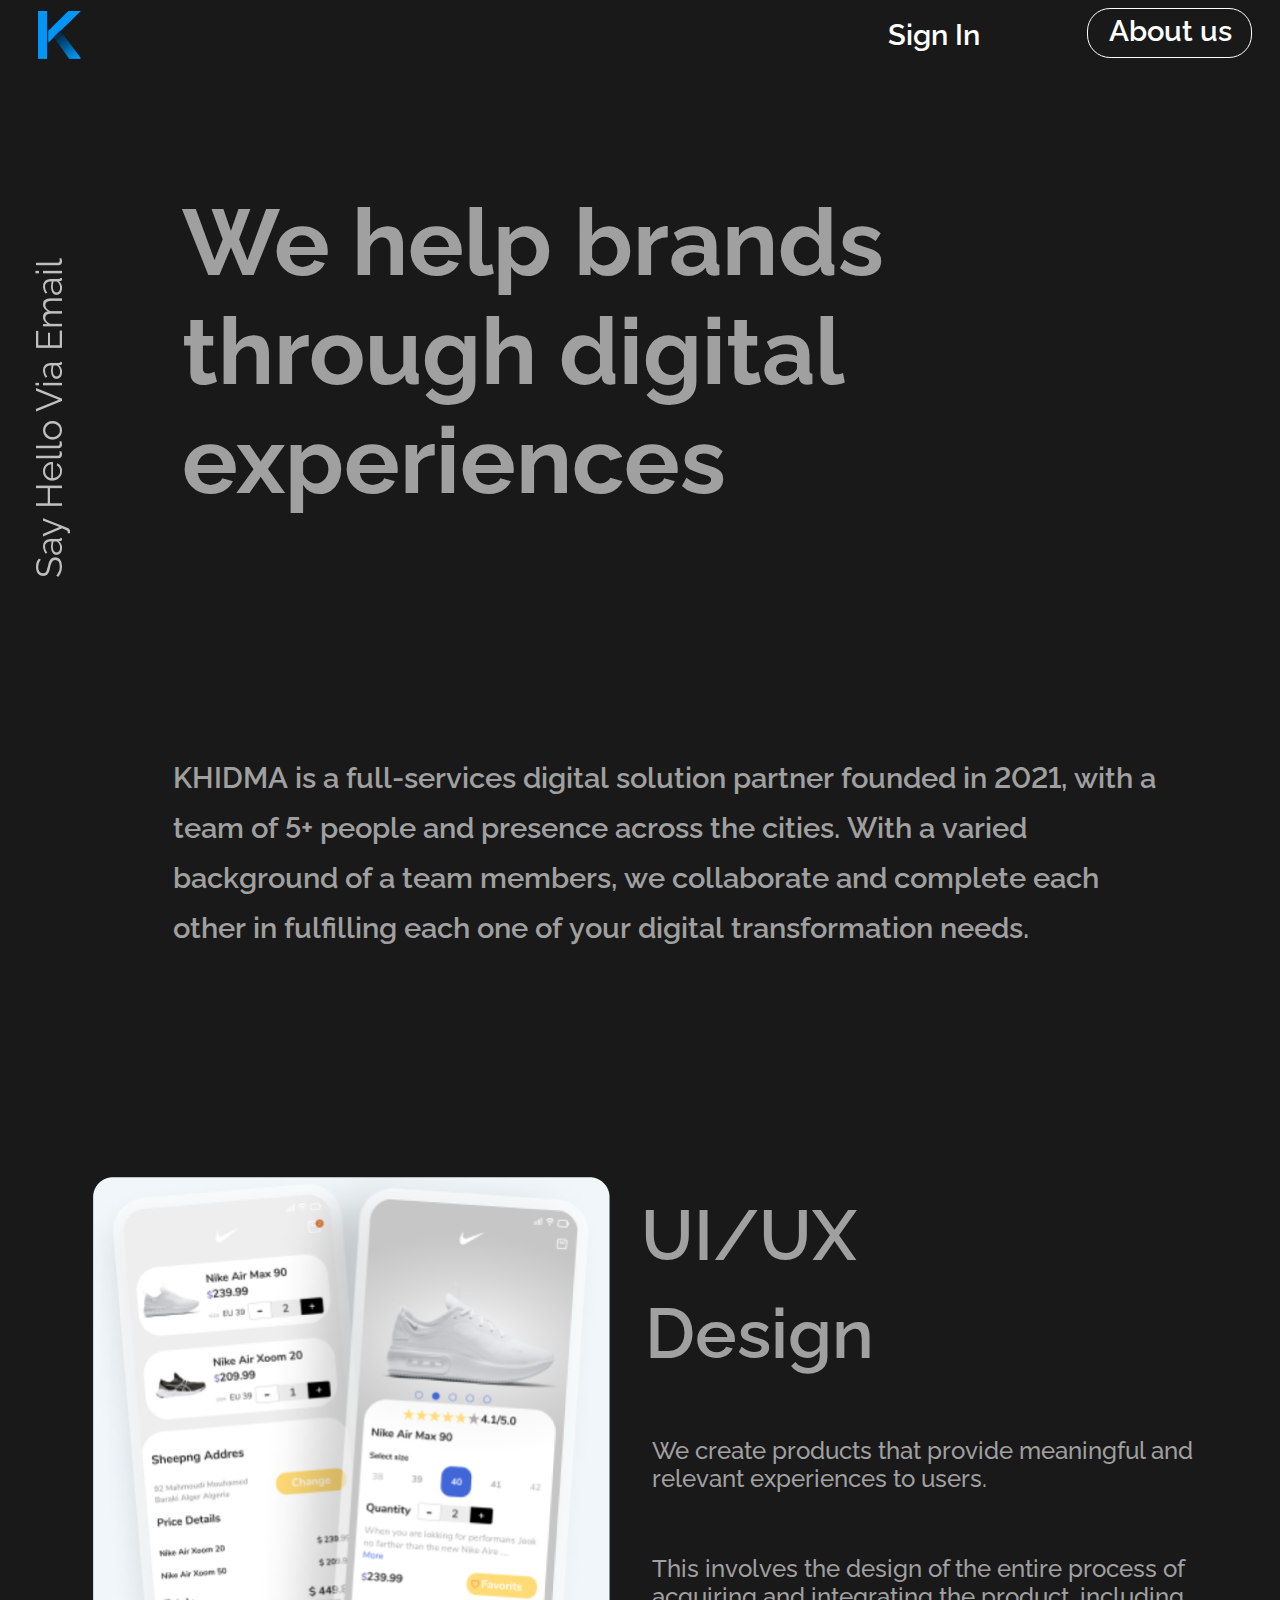
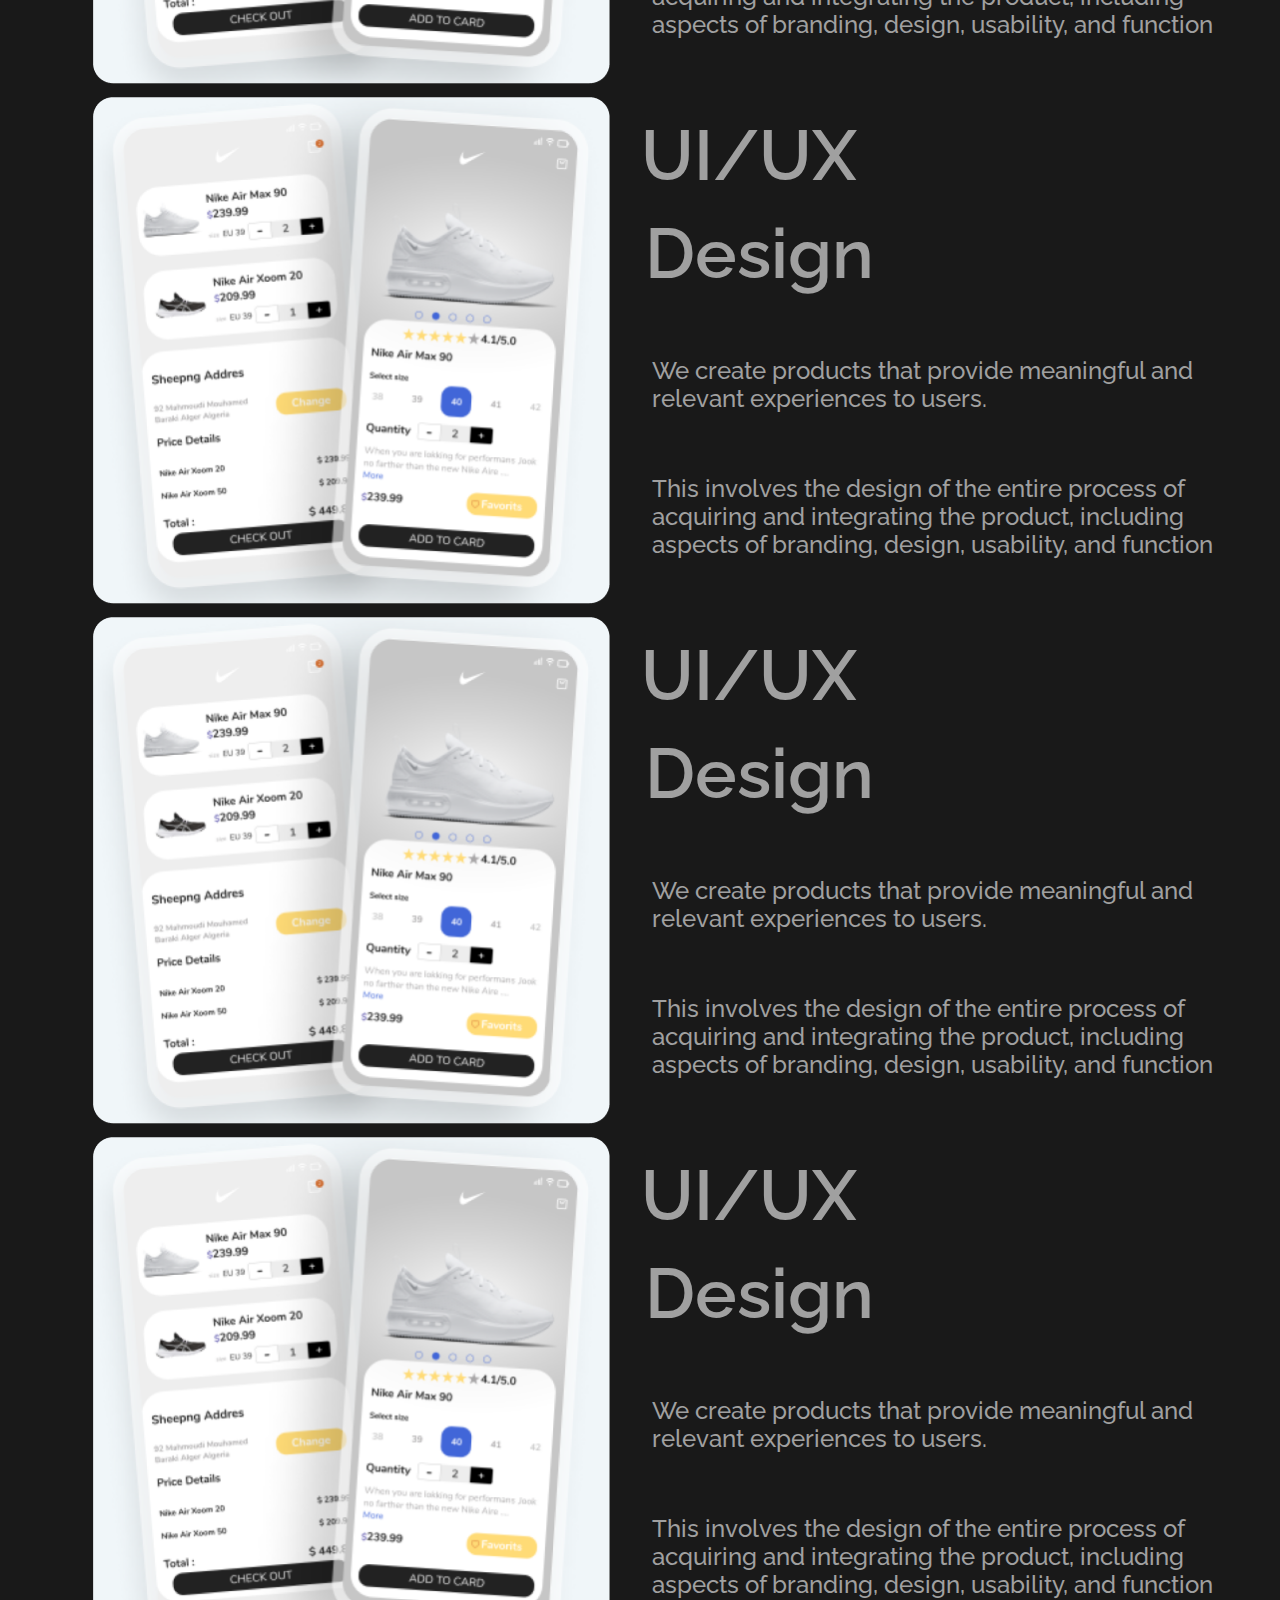
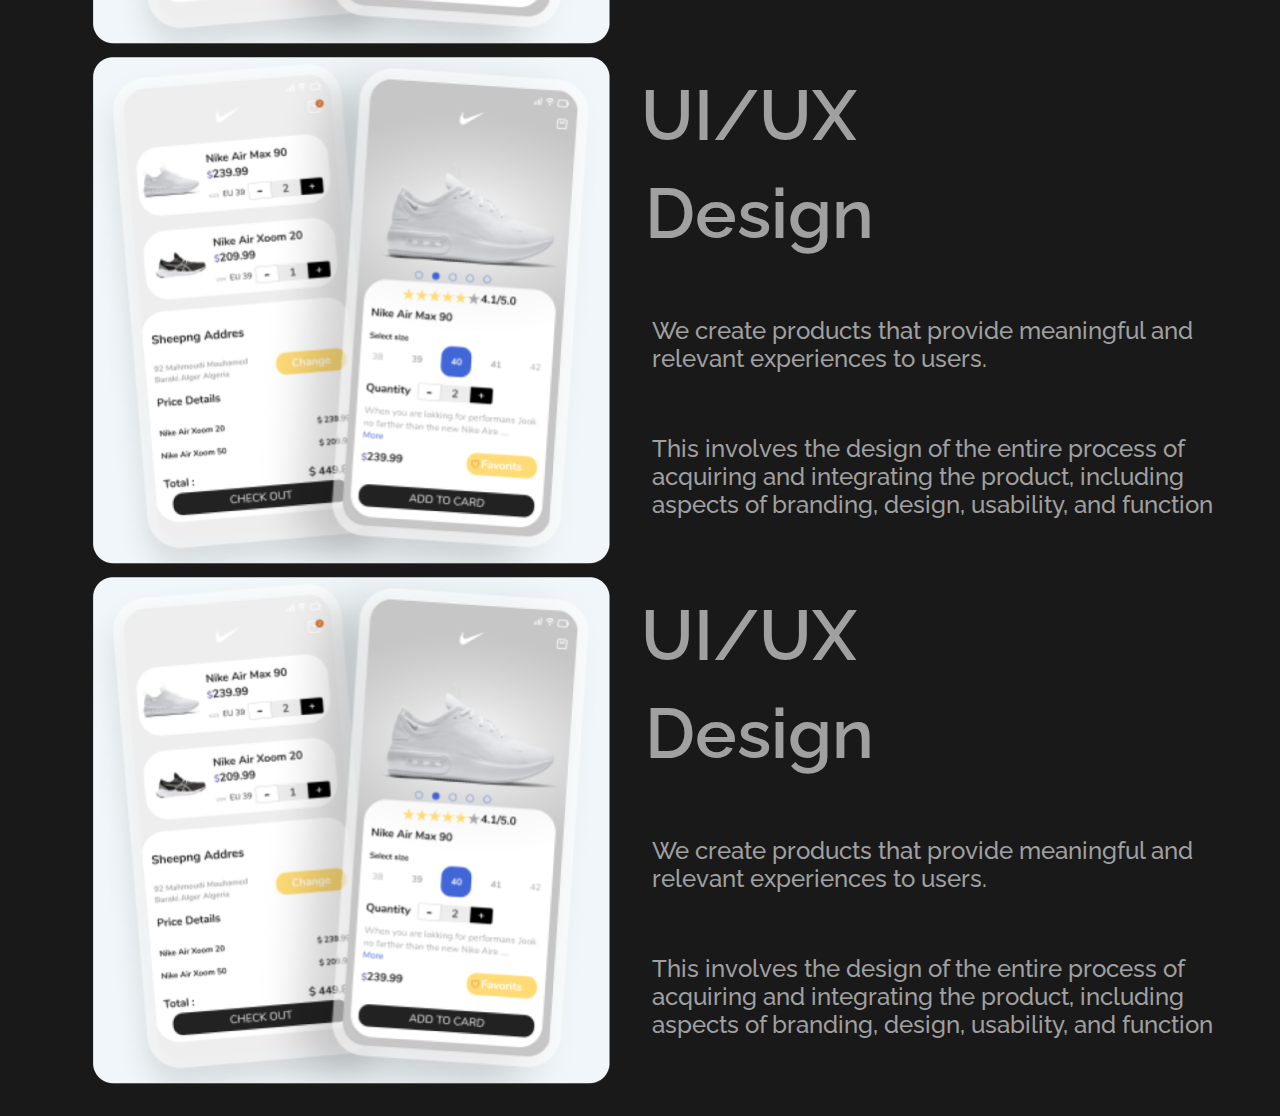
<file: index.html>
<!DOCTYPE html>
<html lang="en">
<head>
    <meta charset="UTF-8">
    <meta http-equiv="X-UA-Compatible" content="IE=edge">
    <meta name="viewport" content="width=device-width, initial-scale=1.0">
    <title>khidma</title>
    <link rel="stylesheet" href="khidma.css">
    <script src="khidma.js"></script>
</head>
<body id='body' >
    <div class="nav">
    <a href="http://127.0.0.1:5500/index.html"><img src="khidma-logo.png" alt="khidma-logo" class="logo" ></a>
    <div class="ab">
        <a class="about" href="file:///C:/Users/USER/Desktop/html/cornflex/cornflix.html">About us</a>
    </div>
    <a class="services" href="login.html">Sign In</a>
    </div>
    <a id="insta" href="http://www.instagram.com/khidma.dz/">Chat Our Instagram</a>
    <a class="email" href="mailto:">Say Hello Via Email</a>
    
        <div class="body1">
    
            <p class="b1">We help brands 
                through 
                digital experiences</p>
        </div>
        <div class="body2" >
            <p class="b2">KHIDMA is a full-services digital solution partner founded in 2021, with a team of 5+ people and presence across the cities.
            With a varied background of a team members, we collaborate and complete each other in fulfilling each one of your digital transformation needs.
            </p>
        </div>
        <div class="body3" id="body3" >
            
            <p class="ui">UI/UX</p>
            <p class="design">Design</p>
            
            <p class="l1">
                
            We create products that provide meaningful and relevant experiences to users.
            </p>
            <p class="l2">
                This involves the design of the entire process of acquiring and integrating the product, including aspects of branding, design, usability, and function
            </p>
            <img class="desktop" src="Desktop-111.png" alt="our design">
            
        </div>
        <div class="body3" id="body3" >
            
            <p class="ui">UI/UX</p>
            <p class="design">Design</p>
            
            <p class="l1">
                
            We create products that provide meaningful and relevant experiences to users.
            </p>
            <p class="l2">
                This involves the design of the entire process of acquiring and integrating the product, including aspects of branding, design, usability, and function
            </p>
            <img class="desktop" src="Desktop-111.png" alt="our design">
            
        </div>
        <div class="body3" id="body3" >
            
            <p class="ui">UI/UX</p>
            <p class="design">Design</p>
            
            <p class="l1">
                
            We create products that provide meaningful and relevant experiences to users.
            </p>
            <p class="l2">
                This involves the design of the entire process of acquiring and integrating the product, including aspects of branding, design, usability, and function
            </p>
            <img class="desktop" src="Desktop-111.png" alt="our design">
            
        </div>
        <div class="body3" id="body3" onmouseover="back3()">
            
            <p class="ui">UI/UX</p>
            <p class="design">Design</p>
            
            <p class="l1">
                
            We create products that provide meaningful and relevant experiences to users.
            </p>
            <p class="l2">
                This involves the design of the entire process of acquiring and integrating the product, including aspects of branding, design, usability, and function
            </p>
            <img class="desktop" src="Desktop-111.png" alt="our design">
            
        </div>
        <div class="body3" id="body3" onmouseover="back3()">
            
            <p class="ui">UI/UX</p>
            <p class="design">Design</p>
            
            <p class="l1">
                
            We create products that provide meaningful and relevant experiences to users.
            </p>
            <p class="l2">
                This involves the design of the entire process of acquiring and integrating the product, including aspects of branding, design, usability, and function
            </p>
            <img class="desktop" src="Desktop-111.png" alt="our design">
            
        </div>
        <div class="body3" id="body3" onmouseover="back3()">
            
            <p class="ui">UI/UX</p>
            <p class="design">Design</p>
            
            <p class="l1">
                
            We create products that provide meaningful and relevant experiences to users.
            </p>
            <p class="l2">
                This involves the design of the entire process of acquiring and integrating the product, including aspects of branding, design, usability, and function
            </p>
            <img class="desktop" src="Desktop-111.png" alt="our design">
            
        </div>
   
    
</body>
</html>
</file>
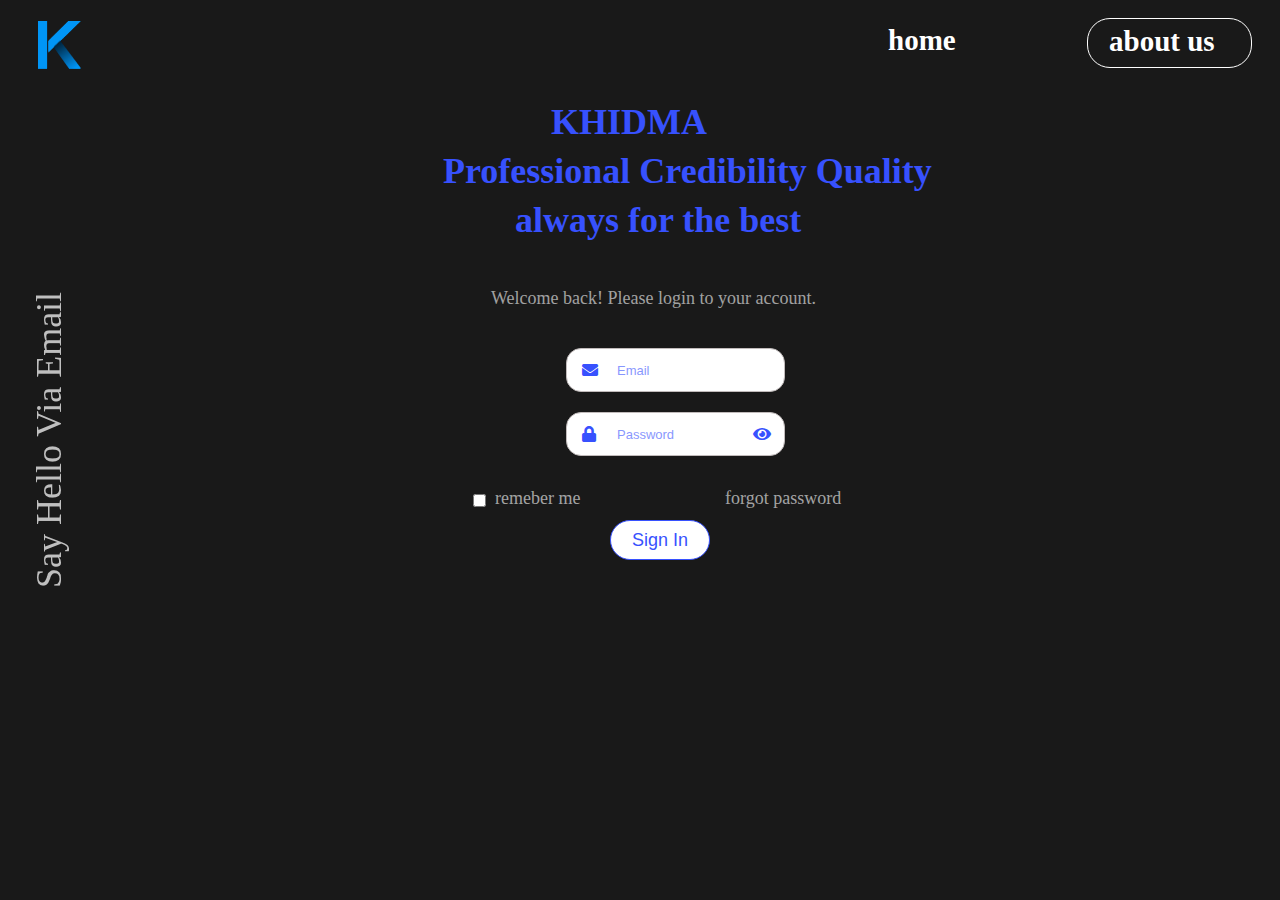
<file: login.html>
<!DOCTYPE html>
<html lang="en">
<head>
    <meta charset="UTF-8">
    <meta http-equiv="X-UA-Compatible" content="IE=edge">
    <meta name="viewport" content="width=device-width, initial-scale=1.0">
    <title>login</title>
    <link rel="stylesheet" href="login.css">
    <link rel="stylesheet" href="https://cdnjs.cloudflare.com/ajax/libs/font-awesome/5.15.2/css/all.min.css">
    <script src="login.js"></script>
</head>
<body>
    <img src="khidma-logo.png" alt="logo" id="logo">
    <a href="index.html" id="home">home</a>
    <div id="ab">
    <a href="" id="about">about us</a >
    </div>
    <a href="" id="insta">Chat Our Instagram</a>
    <a href="" id="email">Say Hello Via Email</a>
    <p id="text">&emsp;&emsp;&emsp;KHIDMA<br>
        Professional Credibility Quality<br>&emsp;&emsp;always for the best</p>
    <p id="welcome">Welcome  back! Please login to your account.</p>
    
    <form action="index.html" name="signIn" onsubmit="return check()">
        <div id="input-icons">
            <i class="fa fa-envelope"id="icone">
                
          </i>
            <input id="input-fieldE" 
                   type="email"
                   placeholder="Email" value="" required>
        </div>

        <div id="input-icons">
            <i class="fa fa-lock " id="icon"></i>
          <i class="fa fa-eye" id="icons" onclick="view()" aria-checked="false"></i>
            <input name="input-fieldP"  id="input-fieldP" 
                   type="password"
                   placeholder="Password" value="" minlength="8" required > 
        </div>
    <input type="checkbox"  id="remeber">
    <p id="rm">remeber me</p>
    <a href="" id="fp">forgot password</a>
    <input type="submit" value="Sign In" id="sign">
</form>
</body>
</html>
</file>
<file: khidma.css>
@import url('https://fonts.googleapis.com/css2?family=Raleway:ital,wght@0,100;0,200;0,300;0,400;0,500;0,600;0,700;1,100;1,200;1,300;1,400;1,500;1,600;1,700&display=swap');
/* body1 */
body{
    height: 2000px;
    background: rgba(0, 0, 0, 0.9);
}
.body1{

width: 1349px;
height: 598px;
margin-top: -95px;
margin-left:-10px;

}

/* We help brands through digital experiences */
.b1{
width: 945px;
height: 342px;
padding-left: 184px;
padding-top: 190px;

font-family: 'Raleway';
font-style: normal;
font-weight: bolder;
font-size: 93px;
line-height: 109px;

color: #A0A0A0;
}


/* Say hello via email */
.email{
position: fixed;
width: 350px;
height: 10px;
margin-left: -150px;
margin-top: 400px;

font-family: 'Raleway';
font-style: normal;
font-weight: normal;
font-size: 36px;

text-decoration: none;

color: #BFBFBF;

transform: rotate(-90deg);
}

/* Chat our instagram */
#insta{
position: fixed;
width: 350px;
height: 42px;
margin-left: 1120px;
margin-top: 420px;

font-family: 'Raleway';
font-style: normal;
font-weight: normal;
font-size: 36px;
line-height: 42px;
text-decoration: none;

color: #BFBFBF;

transform: rotate(90deg);
}

/* Services */
.services{
position: absolute;
width: 120px;
height: 37px;
margin-left: 880px;
margin-top: 20px;

font-family: 'Raleway';
font-style: normal;
font-weight: 600;
font-size: 29px;
line-height: 34px;
text-decoration: none;

color: #FFFFFF;
}


/* ab */
.ab{
position: absolute;
width: 165px;
height: 50px;
margin-left: 1079px;
margin-top: 10px;

border: 1px solid #FFFFFF;
box-sizing: border-box;
border-radius: 23px;
}

/* About us */
.about{
position: absolute;
width: 123px;
height: 37px;
padding-left: 21px;
margin-top: 5px;

font-family: 'Raleway';
font-style: normal;
font-weight: 600;
font-size: 29px;
line-height: 34px;
text-decoration: none;
cursor: pointer;

color: #FFFFFF;
}




/* Group 1 1 */
.logo{
position: fixed;
width: 43px;
height: 48.24px;
margin-left: 30px;
margin-top: 13px;

background: url('khidma-logo.png');
}

/* body2 */
.body2{

width: 1349px;
height: 598px;
margin-left: -10px;
margin-top: -29px;

}

/* KHIDMA is a full-services digital solution partner founded in 2021, with a team of 5+ people and presence across the cities. With a varied background of a team members, we collaborate and complete each other in fulfilling each one of your digital transformation needs. */
.b2{

width: 1000px;
height: 300px;
padding-left: 175px;
padding-top: 157px;

font-family: 'Raleway';
font-style: normal;
font-weight: 600;
font-size: 29px;
line-height: 50px;
/* or 172% */
font-feature-settings: 'pnum' on, 'lnum' on, 'kern' off;

color: #A0A0A0;
}


/* body3 */
.body3{

width: 1349px;
height: 520px;
margin-left: -10px;
margin-top: -53px;


}

/* Desktop - 1 1 1 */
.desktop{

width: 517.39px;
height: 507px;

margin-top: -460px;
margin-left: 95px;

}

/* UI/UX */
.ui{

width: 282px;
height: 78px;
margin-left: 610px;
margin-top: 53px;

font-family: 'Raleway';
font-style: normal;
font-weight: 600;
font-size: 70px;
line-height: 82px;
text-align: center;

color: #A0A0A0;
}


/* We create products that provide meaningful and */



/* relevant experiences to users. */



/* Design */
.design{

width: 282px;
height: 87px;
margin-left: 620px;
margin-top: -50px;

font-family: 'Raleway';
font-style: normal;
font-weight: 600;
font-size: 70px;
line-height: 82px;
text-align: center;

color: #A0A0A0;
}


/* This involves the design of the entire process of */
.l1{

width: 600px;
height: 32px;
margin-left: 654px;
margin-top: 60px;

font-family: 'Raleway';
font-style: normal;
font-weight: 500;
font-size: 24px;
line-height: 28px;
display: flex;
align-items: center;

color: #A0A0A0;
}
.l2{

    width: 600px;
    height: 32px;
    margin-left: 654px;
    margin-top: 100px;
    
    font-family: 'Raleway';
    font-style: normal;
    font-weight: 500;
    font-size: 24px;
    line-height: 28px;
    display: flex;
    align-items: center;
    
    color: #A0A0A0;
    }
    .body4{

        width: 1349px;
        height: 598px;
        margin-left: -10px;
        margin-top: -29px;
        
        }
.body5{

width: 1349px;
height: 598px;
margin-left: -10px;
margin-top: -29px;

}
.body6{

    width: 1349px;
    height: 598px;
    margin-left: -10px;
    margin-top: -29px;
    
    }
.body7{

width: 1349px;
height: 598px;
margin-left: -10px;
margin-top: -29px;

}
.body2{

width: 1349px;
height: 598px;
margin-left: -10px;
margin-top: -29px;

}
.body8{

width: 1349px;
height: 598px;
margin-left: -10px;
margin-top: -29px;

}

/* aspects of branding, design, usability, and */
</file>
<file: login.css>
body{
    background: rgba(0, 0, 0, 0.9);
}
#logo{
    position: fixed;
width: 43px;
height: 48.24px;
margin-left: 30px;
margin-top: 13px;

background: url('khidma-logo.png');
}
#home{
    position: absolute;
width: 120px;
height: 37px;
margin-left: 880px;
margin-top: 15px;

font-family: 'Raleway';
font-style: normal;
font-weight: 600;
font-size: 29px;
line-height: 34px;
text-decoration: none;

color: #FFFFFF;
}
#email{
    position: fixed;
    width: 350px;
    height: 10px;
    margin-left: -150px;
    margin-top: 400px;
    
    font-family: 'Raleway';
    font-style: normal;
    font-weight: normal;
    font-size: 36px;
    
    text-decoration: none;
    
    color: #BFBFBF;
    
    transform: rotate(-90deg);
    }
#insta{
position: fixed;
width: 350px;
height: 42px;
margin-left: 1120px;
margin-top: 450px;

font-family: 'Raleway';
font-style: normal;
font-weight: normal;
font-size: 36px;
line-height: 42px;
text-decoration: none;

color: #BFBFBF;

transform: rotate(90deg);
}
#ab{
position: absolute;
width: 165px;
height: 50px;
margin-left: 1079px;
margin-top: 10px;

border: 1px solid #FFFFFF;
box-sizing: border-box;
border-radius: 23px;
}
#about{
position: absolute;
width: 123px;
height: 37px;
padding-left: 21px;
margin-top: 5px;

font-family: 'Raleway';
font-style: normal;
font-weight: 600;
font-size: 29px;
line-height: 34px;
text-decoration: none;
cursor: pointer;

color: #FFFFFF;
}
/* Artificial Intelligence Driving Results For The Travel Industry */
#text{
position: absolute;
width: 538px;
height: 157px;
margin-left: 435px;
margin-top: 90px;

font-family: 'Open Sans';
font-style: normal;
font-weight: bold;
font-size: 36px;
line-height: 49px;

color: #3751FE;
}
#welcome{
    /* Welcome back! Please login to your account. */

position: absolute;
width: 362px;
height: 21px;
left: 491px;
top: 270px;

font-family: 'Roboto';
font-style: normal;
font-weight: normal;
font-size: 18px;
line-height: 21px;
/* identical to box height */

color: rgba(255, 255, 255, 0.6);


}


#input-icons{
    width: 100%;
}
#input-icons i {
    position: absolute;
}

#icone{
    padding: 10px;
    text-align: center;
    color: #3751FE;
    margin-top: 344px;
    margin-left: 564px;
    
}
#icon{
    padding: 10px;
    text-align: center;
    color: #3751FE;
    margin-top: 24px;
    margin-left: 564px;
    
}
#icons{
    padding: 10px;
    text-align: center;
    color: #3751FE;
    margin-top: 24px;
    margin-left: 735px;
    cursor: pointer;
    
}
::placeholder{
    opacity: 0.6;
    color: #3751FE;
    font-size: 13px;
}
/* Rectangle 1 */
#input-fieldE{

width: 165px;
height: 40px;
margin-left: 558px;
margin-top: 340px;
padding-left: 50px;


border: 1px solid #C1BBBB;
border-radius: 15px;
}



/* Rectangle 2 */
#input-fieldP{

width: 165px;
height: 40px;
margin-left: 558px;
margin-top: 20px;
padding-left: 50px;

border: 1px solid #C1BBBB;
border-radius: 15px;

}
/* Password */



#remeber{
/* Rectangle 3 */

position: absolute;
width: 13px;
height: 13px;
left: 469px;
top: 491px;

background: #FFFFFF;
border: 1px solid #E5E5E5;
cursor: pointer;

}
#rm{
/* Remember Me */

position: absolute;
width: 118px;
height: 21px;
left: 495px;
top: 470px;
font-family: 'Roboto';
font-style: normal;
font-weight: normal;
font-size: 18px;
line-height: 21px;
/* identical to box height */

color: rgba(255, 255, 255, 0.61);


}
#fp{
/* Forgot Password? */

position: absolute;
width: 118px;
height: 21px;
left: 725px;
top: 488px;

font-family: 'Roboto';
font-style: normal;
font-weight: normal;
font-size: 18px;
line-height: 21px;
text-decoration: none;
/* identical to box height */

color: rgba(255, 255, 255, 0.61);


}
#sign{
/* Rectangle 5 */

position: absolute;
width: 100px;
height: 40px;
left: 610px;
top: 520px;

background: #FFFFFF;
border: 1px solid #3751FE;
border-radius: 20px;
color: #3751FE;
font-size: 18px;
cursor: pointer;
}
#sign:hover {
background: #3751FE;
color: #FFFFFF;
border: 1px solid #FFFFFF;
}
</file>
